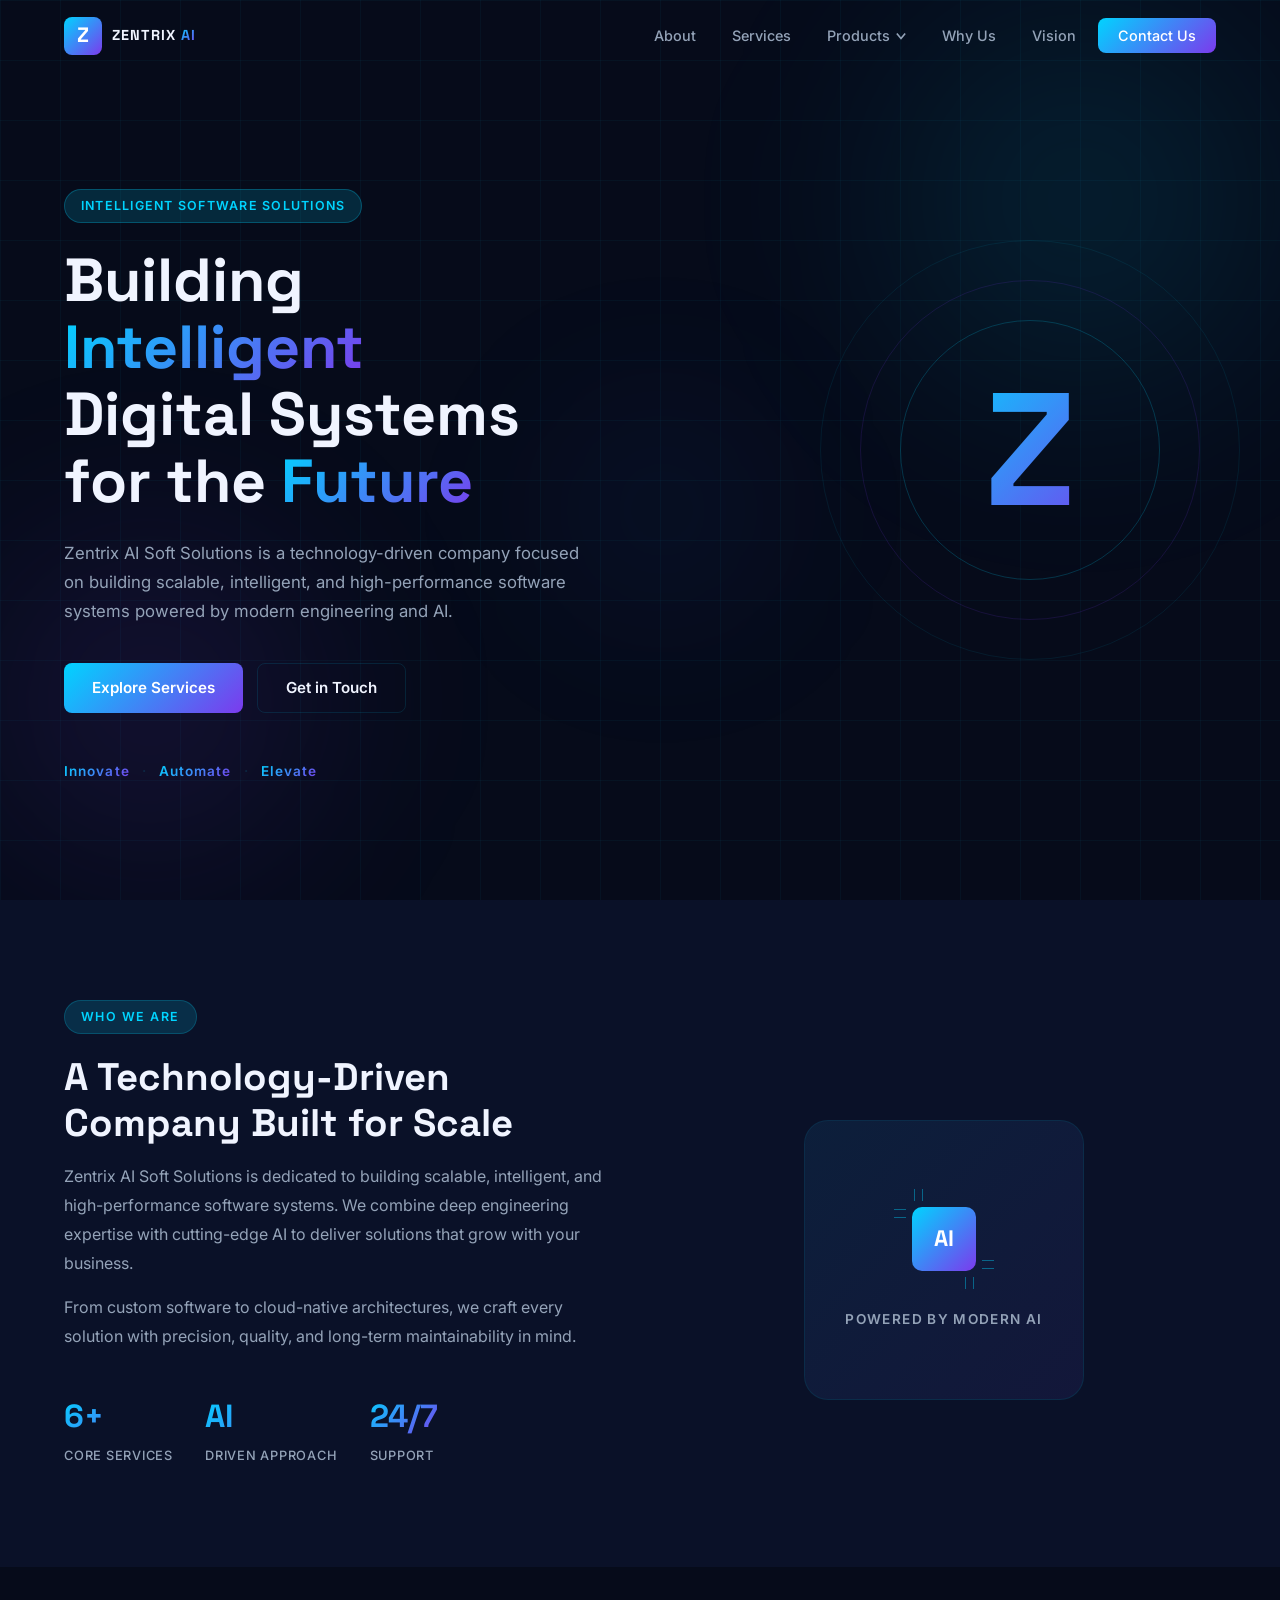
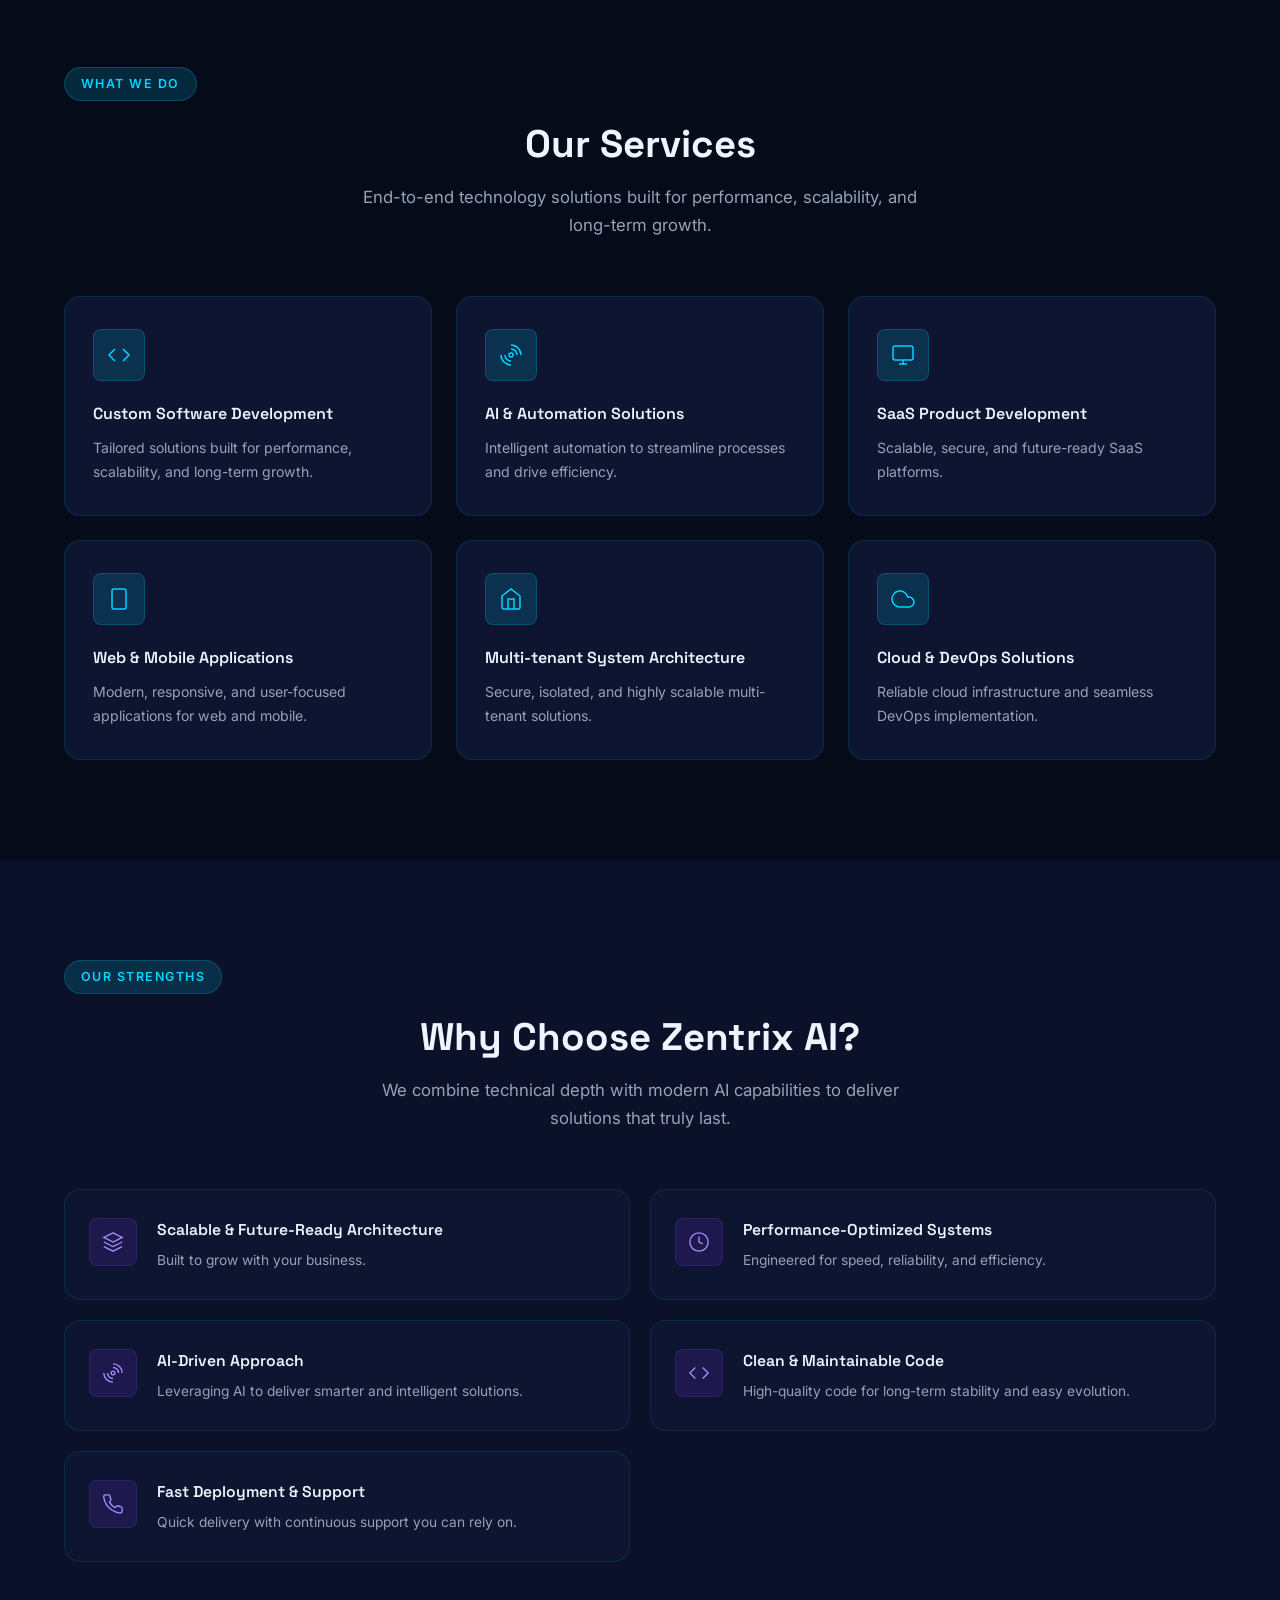
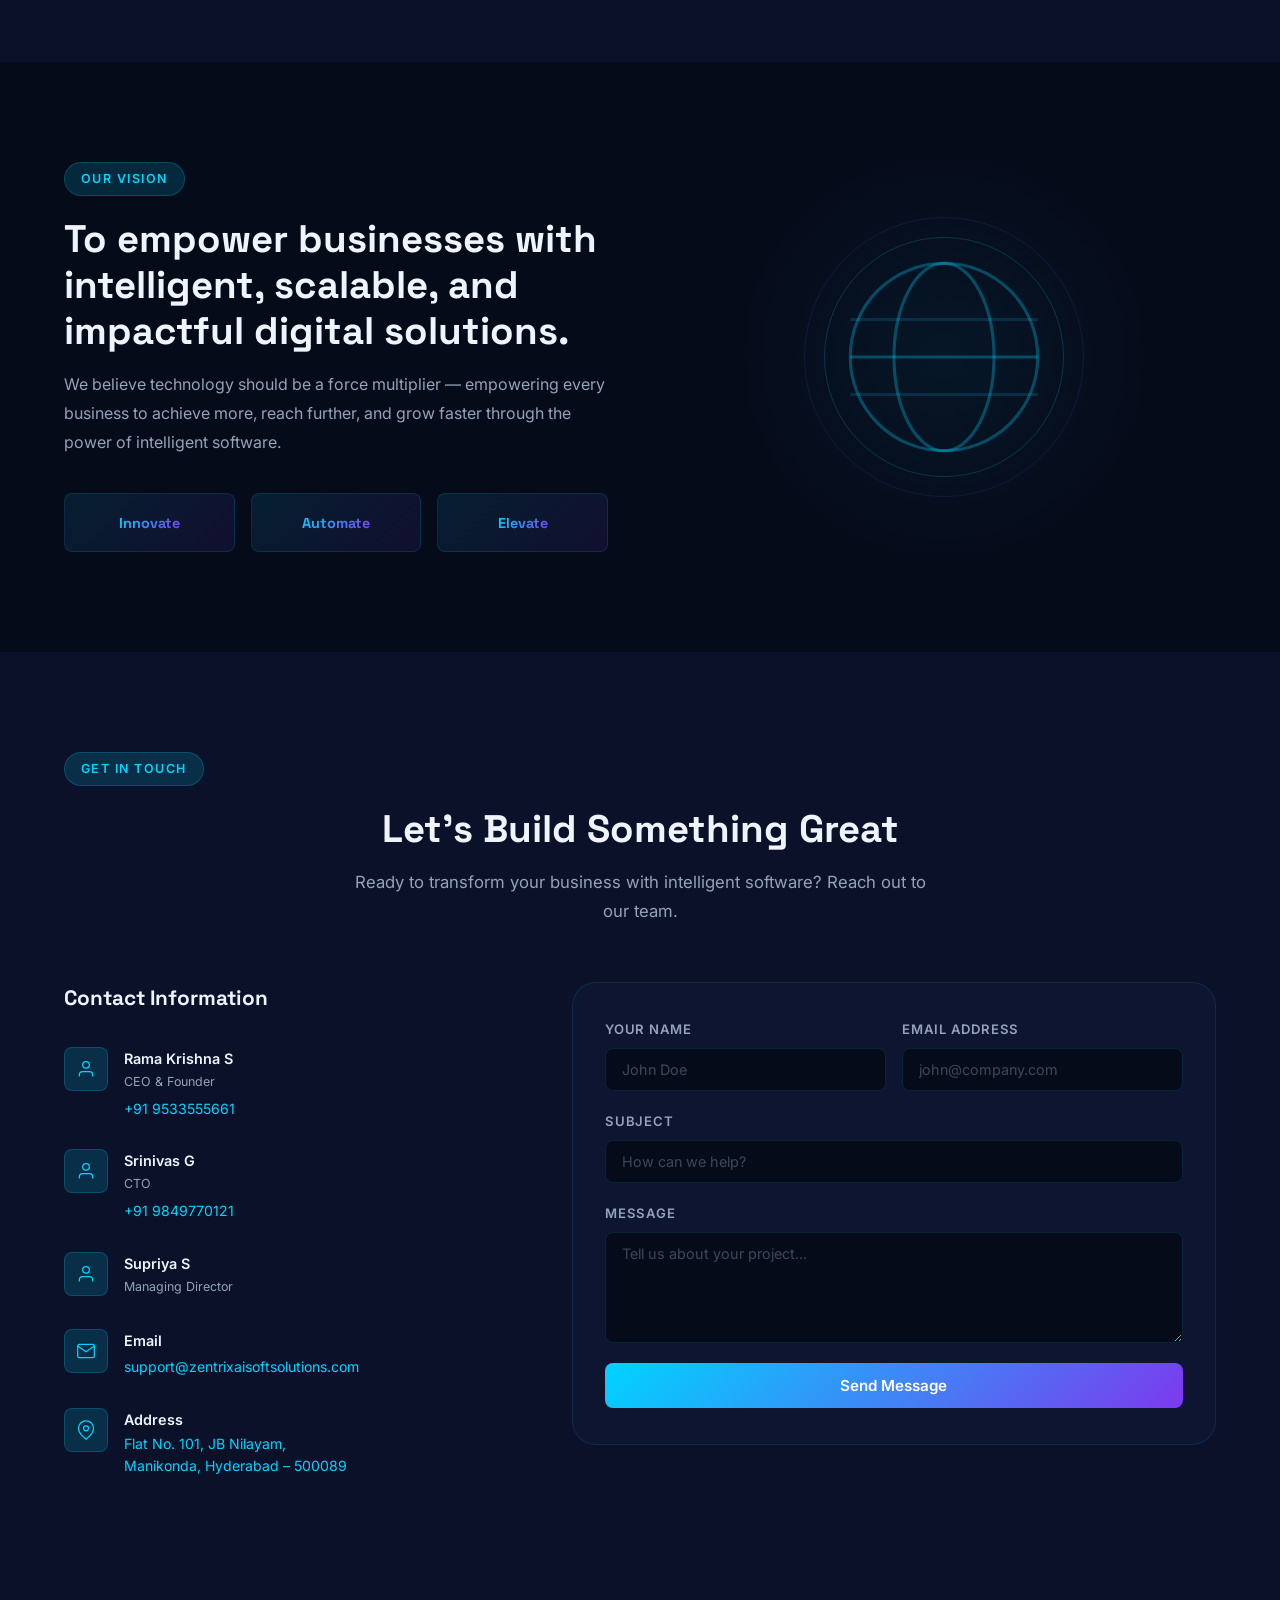
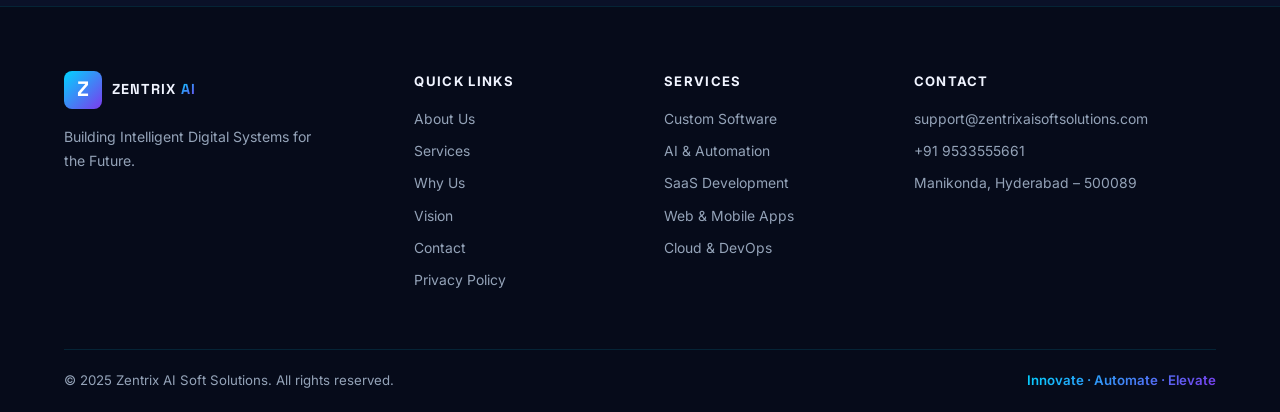
<file: index.html>
<!DOCTYPE html>
<html lang="en">
<head>
  <meta charset="UTF-8" />
  <meta name="viewport" content="width=device-width, initial-scale=1.0" />
  <title>Zentrix AI Soft Solutions – Intelligent Software Solutions</title>
  <meta name="description" content="Zentrix AI Soft Solutions – Building intelligent, scalable, and high-performance software systems powered by modern engineering and AI." />
  <link rel="stylesheet" href="css/style.css" />
  <link rel="preconnect" href="https://fonts.googleapis.com" />
  <link href="https://fonts.googleapis.com/css2?family=Inter:wght@300;400;500;600;700;800;900&family=Space+Grotesk:wght@400;500;600;700&display=swap" rel="stylesheet" />
</head>
<body>

  <!-- Navigation -->
  <nav id="navbar">
    <div class="nav-container">
      <a href="#home" class="nav-logo">
        <span class="logo-z">Z</span>
        <span class="logo-text">ZENTRIX <span class="logo-ai">AI</span></span>
      </a>
      <ul class="nav-links" id="navLinks">
        <li><a href="#about">About</a></li>
        <li><a href="#services">Services</a></li>
        <li class="nav-dropdown" id="productsMenu">
          <a href="#" class="dropdown-toggle" aria-haspopup="true" aria-expanded="false">
            Products
            <svg class="dropdown-arrow" viewBox="0 0 12 8" fill="none" stroke="currentColor" stroke-width="2"><polyline points="1 1 6 7 11 1"/></svg>
          </a>
          <ul class="dropdown-menu">
            <li>
              <a href="/erp/login" class="dropdown-item">
                <span class="dropdown-item-icon">
                  <svg viewBox="0 0 24 24" fill="none" stroke="currentColor" stroke-width="1.5"><path d="M2 3h6a4 4 0 0 1 4 4v14a3 3 0 0 0-3-3H2z"/><path d="M22 3h-6a4 4 0 0 0-4 4v14a3 3 0 0 1 3-3h7z"/></svg>
                </span>
                <span class="dropdown-item-text">
                  <strong>SchoolERP</strong>
                  <small>Complete School Management System</small>
                </span>
              </a>
            </li>
            <li>
              <a href="/hospital/login" class="dropdown-item">
                <span class="dropdown-item-icon">
                  <svg viewBox="0 0 24 24" fill="none" stroke="currentColor" stroke-width="1.5"><path d="M3 21h18"/><path d="M5 21V5a2 2 0 0 1 2-2h10a2 2 0 0 1 2 2v16"/><path d="M9 21v-4h6v4"/><path d="M9 7h.01"/><path d="M15 7h.01"/><path d="M9 11h.01"/><path d="M15 11h.01"/><path d="M12 7v4"/><path d="M10 9h4"/></svg>
                </span>
                <span class="dropdown-item-text">
                  <strong>Hospital Management System</strong>
                  <small>Complete Hospital Operations Platform</small>
                </span>
              </a>
            </li>
          </ul>
        </li>
        <li><a href="#why-us">Why Us</a></li>
        <li><a href="#vision">Vision</a></li>
        <li><a href="#contact" class="btn-nav">Contact Us</a></li>
      </ul>
      <button class="hamburger" id="hamburger" aria-label="Toggle menu">
        <span></span><span></span><span></span>
      </button>
    </div>
  </nav>

  <!-- Hero Section -->
  <section id="home" class="hero">
    <div class="hero-bg">
      <div class="grid-overlay"></div>
      <div class="orb orb-1"></div>
      <div class="orb orb-2"></div>
      <div class="orb orb-3"></div>
    </div>
    <div class="hero-content">
      <div class="hero-badge">Intelligent Software Solutions</div>
      <h1 class="hero-title">
        Building <span class="gradient-text">Intelligent</span><br />
        Digital Systems<br />
        for the <span class="gradient-text">Future</span>
      </h1>
      <p class="hero-subtitle">
        Zentrix AI Soft Solutions is a technology-driven company focused on building
        scalable, intelligent, and high-performance software systems powered by
        modern engineering and AI.
      </p>
      <div class="hero-actions">
        <a href="#services" class="btn-primary">Explore Services</a>
        <a href="#contact" class="btn-secondary">Get in Touch</a>
      </div>
      <div class="hero-motto">
        <span>Innovate</span>
        <span class="dot">·</span>
        <span>Automate</span>
        <span class="dot">·</span>
        <span>Elevate</span>
      </div>
    </div>
    <div class="hero-visual">
      <div class="z-logo-hero">Z</div>
      <div class="ring ring-1"></div>
      <div class="ring ring-2"></div>
      <div class="ring ring-3"></div>
    </div>
  </section>

  <!-- About Section -->
  <section id="about" class="section about">
    <div class="container">
      <div class="section-tag">Who We Are</div>
      <div class="about-grid">
        <div class="about-text">
          <h2 class="section-title">A Technology-Driven Company Built for Scale</h2>
          <p>
            Zentrix AI Soft Solutions is dedicated to building scalable, intelligent,
            and high-performance software systems. We combine deep engineering expertise
            with cutting-edge AI to deliver solutions that grow with your business.
          </p>
          <p>
            From custom software to cloud-native architectures, we craft every solution
            with precision, quality, and long-term maintainability in mind.
          </p>
          <div class="about-stats">
            <div class="stat">
              <span class="stat-num">6+</span>
              <span class="stat-label">Core Services</span>
            </div>
            <div class="stat">
              <span class="stat-num">AI</span>
              <span class="stat-label">Driven Approach</span>
            </div>
            <div class="stat">
              <span class="stat-num">24/7</span>
              <span class="stat-label">Support</span>
            </div>
          </div>
        </div>
        <div class="about-visual">
          <div class="ai-card">
            <div class="ai-chip">
              <div class="chip-inner">AI</div>
              <div class="chip-lines">
                <span></span><span></span><span></span><span></span>
                <span></span><span></span><span></span><span></span>
              </div>
            </div>
            <div class="ai-card-text">Powered by Modern AI</div>
          </div>
        </div>
      </div>
    </div>
  </section>

  <!-- Services Section -->
  <section id="services" class="section services">
    <div class="container">
      <div class="section-tag">What We Do</div>
      <h2 class="section-title text-center">Our Services</h2>
      <p class="section-subtitle text-center">
        End-to-end technology solutions built for performance, scalability, and long-term growth.
      </p>
      <div class="services-grid">

        <div class="service-card" data-index="1">
          <div class="service-icon">
            <svg viewBox="0 0 24 24" fill="none" stroke="currentColor" stroke-width="1.5"><polyline points="16 18 22 12 16 6"/><polyline points="8 6 2 12 8 18"/></svg>
          </div>
          <h3>Custom Software Development</h3>
          <p>Tailored solutions built for performance, scalability, and long-term growth.</p>
        </div>

        <div class="service-card" data-index="2">
          <div class="service-icon">
            <svg viewBox="0 0 24 24" fill="none" stroke="currentColor" stroke-width="1.5"><path d="M12 2a10 10 0 0 1 10 10"/><path d="M12 6a6 6 0 0 1 6 6"/><circle cx="12" cy="12" r="2"/><path d="M12 18a6 6 0 0 1-6-6"/><path d="M12 22A10 10 0 0 1 2 12"/></svg>
          </div>
          <h3>AI &amp; Automation Solutions</h3>
          <p>Intelligent automation to streamline processes and drive efficiency.</p>
        </div>

        <div class="service-card" data-index="3">
          <div class="service-icon">
            <svg viewBox="0 0 24 24" fill="none" stroke="currentColor" stroke-width="1.5"><rect x="2" y="3" width="20" height="14" rx="2"/><path d="M8 21h8M12 17v4"/></svg>
          </div>
          <h3>SaaS Product Development</h3>
          <p>Scalable, secure, and future-ready SaaS platforms.</p>
        </div>

        <div class="service-card" data-index="4">
          <div class="service-icon">
            <svg viewBox="0 0 24 24" fill="none" stroke="currentColor" stroke-width="1.5"><rect x="5" y="2" width="14" height="20" rx="2"/><path d="M12 18h.01"/></svg>
          </div>
          <h3>Web &amp; Mobile Applications</h3>
          <p>Modern, responsive, and user-focused applications for web and mobile.</p>
        </div>

        <div class="service-card" data-index="5">
          <div class="service-icon">
            <svg viewBox="0 0 24 24" fill="none" stroke="currentColor" stroke-width="1.5"><path d="M3 9l9-7 9 7v11a2 2 0 0 1-2 2H5a2 2 0 0 1-2-2z"/><polyline points="9 22 9 12 15 12 15 22"/></svg>
          </div>
          <h3>Multi-tenant System Architecture</h3>
          <p>Secure, isolated, and highly scalable multi-tenant solutions.</p>
        </div>

        <div class="service-card" data-index="6">
          <div class="service-icon">
            <svg viewBox="0 0 24 24" fill="none" stroke="currentColor" stroke-width="1.5"><path d="M18 10h-1.26A8 8 0 1 0 9 20h9a5 5 0 0 0 0-10z"/></svg>
          </div>
          <h3>Cloud &amp; DevOps Solutions</h3>
          <p>Reliable cloud infrastructure and seamless DevOps implementation.</p>
        </div>

      </div>
    </div>
  </section>

  <!-- Why Us Section -->
  <section id="why-us" class="section why-us">
    <div class="container">
      <div class="section-tag">Our Strengths</div>
      <h2 class="section-title text-center">Why Choose Zentrix AI?</h2>
      <p class="section-subtitle text-center">
        We combine technical depth with modern AI capabilities to deliver solutions that truly last.
      </p>
      <div class="why-grid">

        <div class="why-card">
          <div class="why-icon">
            <svg viewBox="0 0 24 24" fill="none" stroke="currentColor" stroke-width="1.5"><path d="M12 2L2 7l10 5 10-5-10-5z"/><path d="M2 17l10 5 10-5"/><path d="M2 12l10 5 10-5"/></svg>
          </div>
          <div class="why-content">
            <h3>Scalable &amp; Future-Ready Architecture</h3>
            <p>Built to grow with your business.</p>
          </div>
        </div>

        <div class="why-card">
          <div class="why-icon">
            <svg viewBox="0 0 24 24" fill="none" stroke="currentColor" stroke-width="1.5"><circle cx="12" cy="12" r="10"/><polyline points="12 6 12 12 16 14"/></svg>
          </div>
          <div class="why-content">
            <h3>Performance-Optimized Systems</h3>
            <p>Engineered for speed, reliability, and efficiency.</p>
          </div>
        </div>

        <div class="why-card">
          <div class="why-icon">
            <svg viewBox="0 0 24 24" fill="none" stroke="currentColor" stroke-width="1.5"><path d="M12 2a10 10 0 0 1 10 10"/><path d="M12 6a6 6 0 0 1 6 6"/><circle cx="12" cy="12" r="2"/><path d="M12 18a6 6 0 0 1-6-6"/><path d="M12 22A10 10 0 0 1 2 12"/></svg>
          </div>
          <div class="why-content">
            <h3>AI-Driven Approach</h3>
            <p>Leveraging AI to deliver smarter and intelligent solutions.</p>
          </div>
        </div>

        <div class="why-card">
          <div class="why-icon">
            <svg viewBox="0 0 24 24" fill="none" stroke="currentColor" stroke-width="1.5"><polyline points="16 18 22 12 16 6"/><polyline points="8 6 2 12 8 18"/></svg>
          </div>
          <div class="why-content">
            <h3>Clean &amp; Maintainable Code</h3>
            <p>High-quality code for long-term stability and easy evolution.</p>
          </div>
        </div>

        <div class="why-card">
          <div class="why-icon">
            <svg viewBox="0 0 24 24" fill="none" stroke="currentColor" stroke-width="1.5"><path d="M22 16.92v3a2 2 0 0 1-2.18 2 19.79 19.79 0 0 1-8.63-3.07A19.5 19.5 0 0 1 4.95 13a19.79 19.79 0 0 1-3.07-8.67A2 2 0 0 1 3.86 2h3a2 2 0 0 1 2 1.72c.127.96.361 1.903.7 2.81a2 2 0 0 1-.45 2.11L8.09 9.91a16 16 0 0 0 6 6l1.27-1.27a2 2 0 0 1 2.11-.45c.907.339 1.85.573 2.81.7A2 2 0 0 1 22 16.92z"/></svg>
          </div>
          <div class="why-content">
            <h3>Fast Deployment &amp; Support</h3>
            <p>Quick delivery with continuous support you can rely on.</p>
          </div>
        </div>

      </div>
    </div>
  </section>

  <!-- Vision Section -->
  <section id="vision" class="section vision">
    <div class="container">
      <div class="vision-inner">
        <div class="vision-content">
          <div class="section-tag">Our Vision</div>
          <h2 class="section-title">
            To empower businesses with intelligent, scalable, and impactful digital solutions.
          </h2>
          <p>
            We believe technology should be a force multiplier — empowering every
            business to achieve more, reach further, and grow faster through the
            power of intelligent software.
          </p>
          <div class="vision-pillars">
            <div class="pillar"><span>Innovate</span></div>
            <div class="pillar"><span>Automate</span></div>
            <div class="pillar"><span>Elevate</span></div>
          </div>
        </div>
        <div class="vision-visual">
          <div class="globe-container">
            <div class="globe">
              <div class="globe-ring"></div>
              <div class="globe-ring r2"></div>
              <div class="globe-inner">
                <svg viewBox="0 0 64 64" fill="none"><circle cx="32" cy="32" r="30" stroke="rgba(0,212,255,0.3)" stroke-width="1"/><ellipse cx="32" cy="32" rx="16" ry="30" stroke="rgba(0,212,255,0.3)" stroke-width="1"/><line x1="2" y1="32" x2="62" y2="32" stroke="rgba(0,212,255,0.3)" stroke-width="1"/><line x1="2" y1="20" x2="62" y2="20" stroke="rgba(0,212,255,0.15)" stroke-width="1"/><line x1="2" y1="44" x2="62" y2="44" stroke="rgba(0,212,255,0.15)" stroke-width="1"/></svg>
              </div>
            </div>
            <div class="glow-ring"></div>
          </div>
        </div>
      </div>
    </div>
  </section>

  <!-- Contact Section -->
  <section id="contact" class="section contact">
    <div class="container">
      <div class="section-tag">Get in Touch</div>
      <h2 class="section-title text-center">Let's Build Something Great</h2>
      <p class="section-subtitle text-center">
        Ready to transform your business with intelligent software? Reach out to our team.
      </p>
      <div class="contact-grid">

        <div class="contact-info">
          <h3>Contact Information</h3>

          <div class="contact-item">
            <div class="contact-icon">
              <svg viewBox="0 0 24 24" fill="none" stroke="currentColor" stroke-width="1.5"><path d="M20 21v-2a4 4 0 0 0-4-4H8a4 4 0 0 0-4 4v2"/><circle cx="12" cy="7" r="4"/></svg>
            </div>
            <div>
              <div class="contact-name">Rama Krishna S</div>
              <div class="contact-role">CEO &amp; Founder</div>
              <a href="tel:+919533555661" class="contact-value">+91 9533555661</a>
            </div>
          </div>

          <div class="contact-item">
            <div class="contact-icon">
              <svg viewBox="0 0 24 24" fill="none" stroke="currentColor" stroke-width="1.5"><path d="M20 21v-2a4 4 0 0 0-4-4H8a4 4 0 0 0-4 4v2"/><circle cx="12" cy="7" r="4"/></svg>
            </div>
            <div>
              <div class="contact-name">Srinivas G</div>
              <div class="contact-role">CTO</div>
              <a href="tel:+919849770121" class="contact-value">+91 9849770121</a>
            </div>
          </div>

          <div class="contact-item">
            <div class="contact-icon">
              <svg viewBox="0 0 24 24" fill="none" stroke="currentColor" stroke-width="1.5"><path d="M20 21v-2a4 4 0 0 0-4-4H8a4 4 0 0 0-4 4v2"/><circle cx="12" cy="7" r="4"/></svg>
            </div>
            <div>
              <div class="contact-name">Supriya S</div>
              <div class="contact-role">Managing Director</div>
            </div>
          </div>

          <div class="contact-item">
            <div class="contact-icon">
              <svg viewBox="0 0 24 24" fill="none" stroke="currentColor" stroke-width="1.5"><path d="M4 4h16c1.1 0 2 .9 2 2v12c0 1.1-.9 2-2 2H4c-1.1 0-2-.9-2-2V6c0-1.1.9-2 2-2z"/><polyline points="22,6 12,13 2,6"/></svg>
            </div>
            <div>
              <div class="contact-name">Email</div>
              <a href="mailto:support@zentrixaisoftsolutions.com" class="contact-value">support@zentrixaisoftsolutions.com</a>
            </div>
          </div>

          <div class="contact-item">
            <div class="contact-icon">
              <svg viewBox="0 0 24 24" fill="none" stroke="currentColor" stroke-width="1.5"><path d="M21 10c0 7-9 13-9 13s-9-6-9-13a9 9 0 0 1 18 0z"/><circle cx="12" cy="10" r="3"/></svg>
            </div>
            <div>
              <div class="contact-name">Address</div>
              <div class="contact-value">Flat No. 101, JB Nilayam,<br />Manikonda, Hyderabad – 500089</div>
            </div>
          </div>
        </div>

        <form class="contact-form" id="contactForm">
          <div class="form-row">
            <div class="form-group">
              <label for="name">Your Name</label>
              <input type="text" id="name" name="name" placeholder="John Doe" required />
            </div>
            <div class="form-group">
              <label for="email">Email Address</label>
              <input type="email" id="email" name="email" placeholder="john@company.com" required />
            </div>
          </div>
          <div class="form-group">
            <label for="subject">Subject</label>
            <input type="text" id="subject" name="subject" placeholder="How can we help?" required />
          </div>
          <div class="form-group">
            <label for="message">Message</label>
            <textarea id="message" name="message" rows="5" placeholder="Tell us about your project..." required></textarea>
          </div>
          <button type="submit" class="btn-primary btn-full">Send Message</button>
          <div class="form-success" id="formSuccess">
            Message sent! We'll get back to you soon.
          </div>
        </form>

      </div>
    </div>
  </section>

  <!-- Footer -->
  <footer class="footer">
    <div class="container">
      <div class="footer-top">
        <div class="footer-brand">
          <a href="#home" class="nav-logo">
            <span class="logo-z">Z</span>
            <span class="logo-text">ZENTRIX <span class="logo-ai">AI</span></span>
          </a>
          <p>Building Intelligent Digital Systems for the Future.</p>
        </div>
        <div class="footer-links">
          <h4>Quick Links</h4>
          <ul>
            <li><a href="#about">About Us</a></li>
            <li><a href="#services">Services</a></li>
            <li><a href="#why-us">Why Us</a></li>
            <li><a href="#vision">Vision</a></li>
            <li><a href="#contact">Contact</a></li>
            <li><a href="/privacy">Privacy Policy</a></li>
          </ul>
        </div>
        <div class="footer-links">
          <h4>Services</h4>
          <ul>
            <li><a href="#services">Custom Software</a></li>
            <li><a href="#services">AI &amp; Automation</a></li>
            <li><a href="#services">SaaS Development</a></li>
            <li><a href="#services">Web &amp; Mobile Apps</a></li>
            <li><a href="#services">Cloud &amp; DevOps</a></li>
          </ul>
        </div>
        <div class="footer-contact">
          <h4>Contact</h4>
          <p><a href="mailto:support@zentrixaisoftsolutions.com">support@zentrixaisoftsolutions.com</a></p>
          <p><a href="tel:+919533555661">+91 9533555661</a></p>
          <p>Manikonda, Hyderabad – 500089</p>
        </div>
      </div>
      <div class="footer-bottom">
        <p>&copy; 2025 Zentrix AI Soft Solutions. All rights reserved.</p>
        <p class="footer-motto">Innovate · Automate · Elevate</p>
      </div>
    </div>
  </footer>

  <script src="js/main.js"></script>
</body>
</html>
</file>
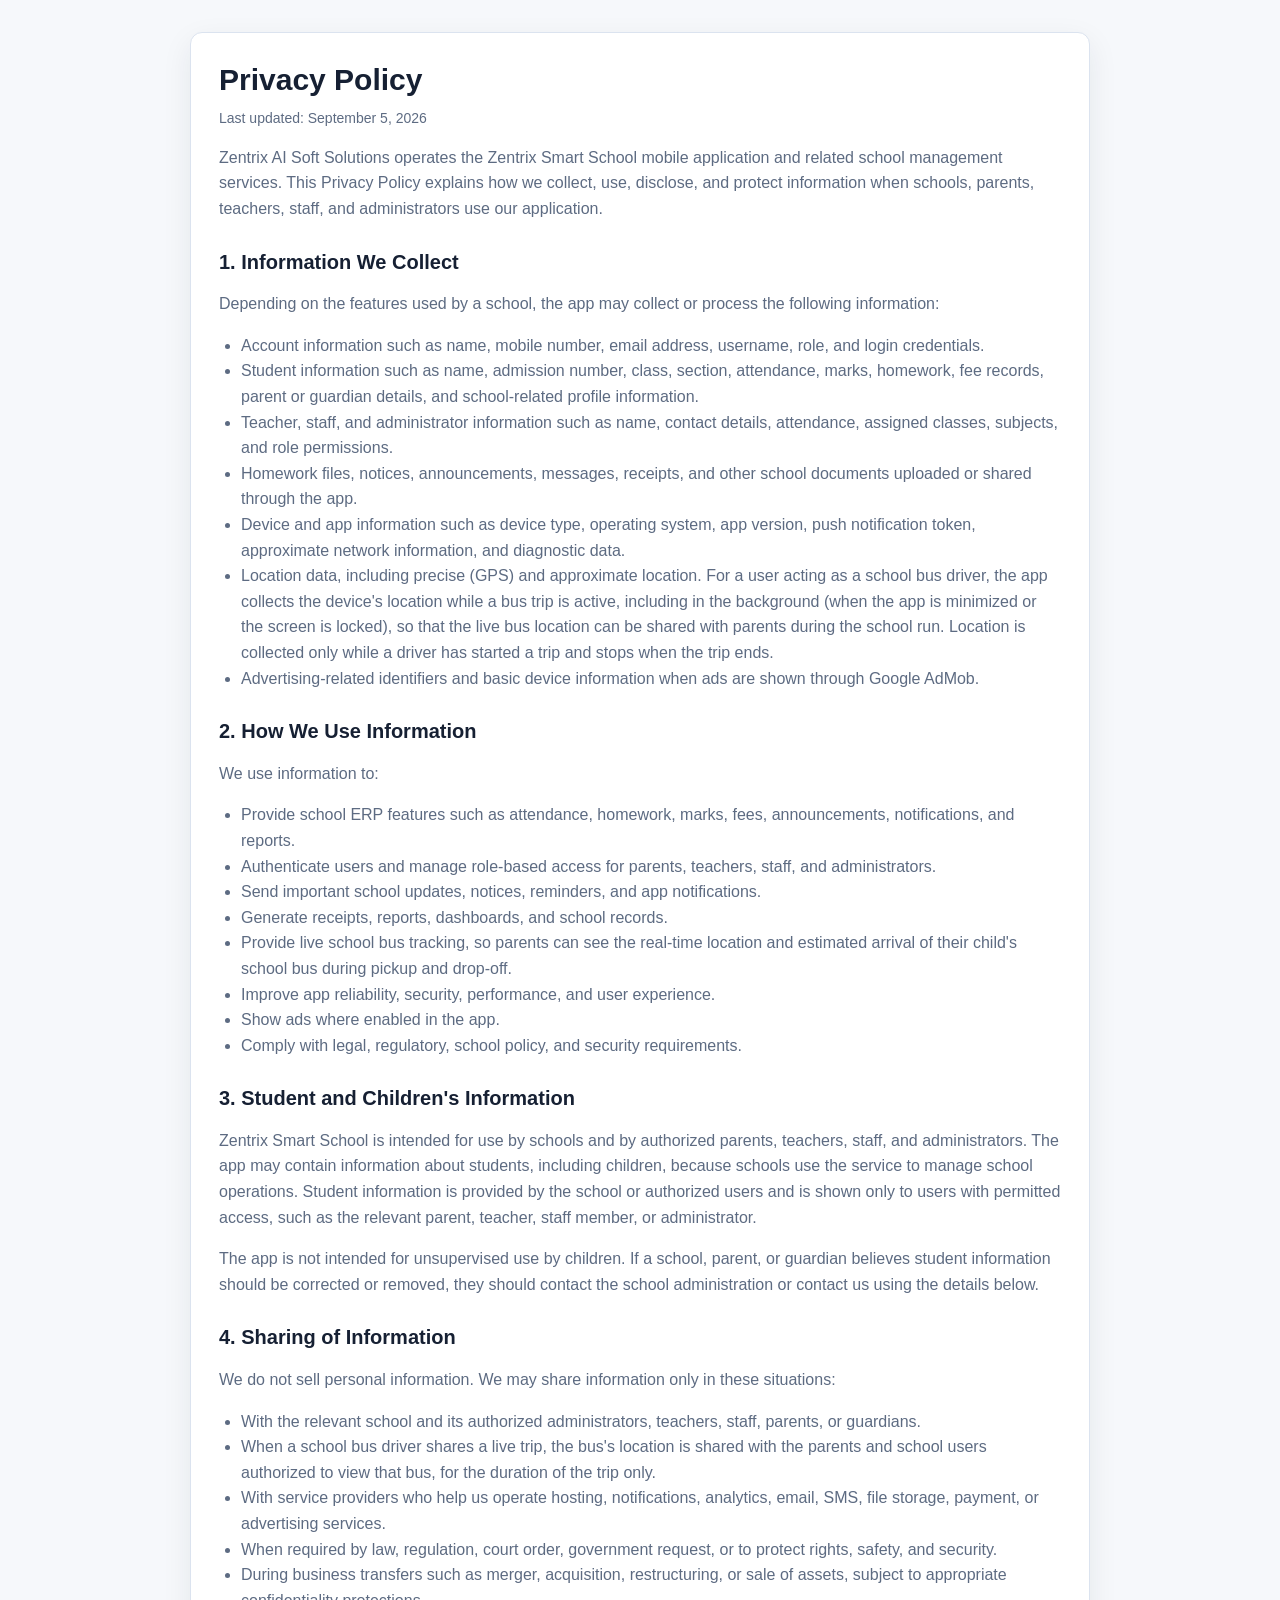
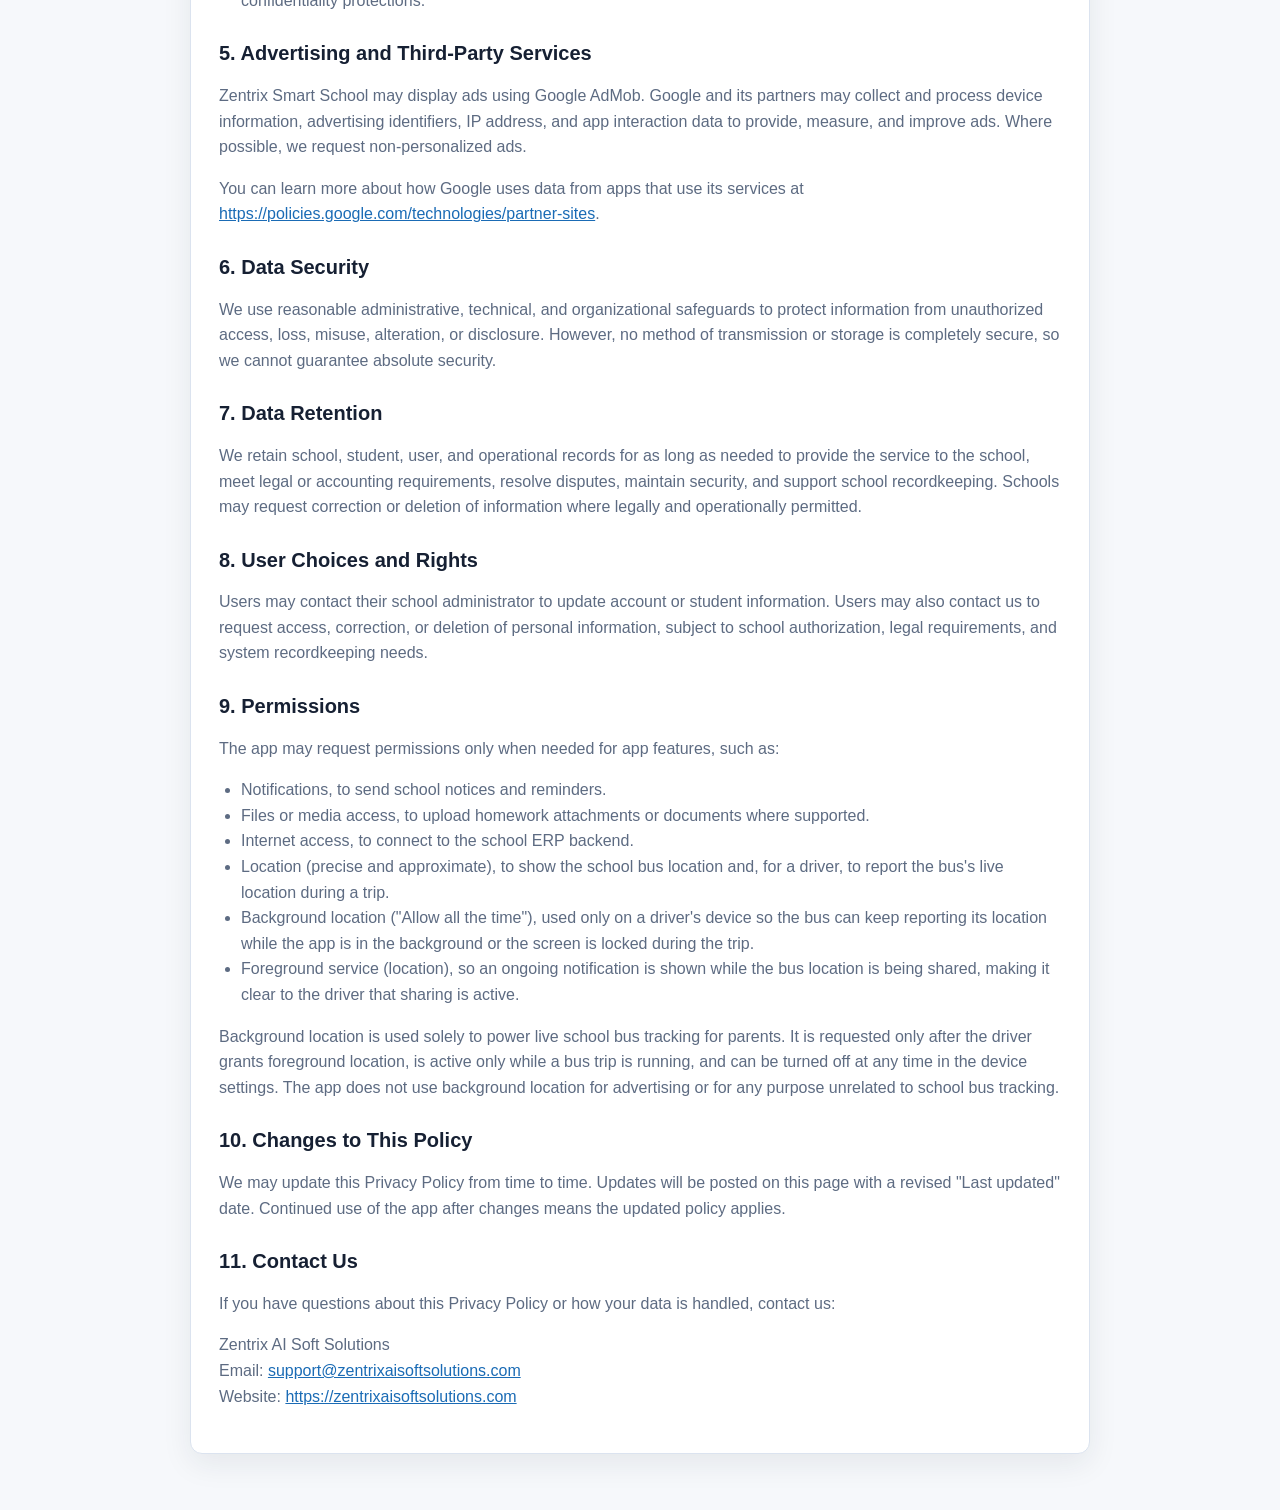
<file: privacy/index.html>
<!doctype html>
<html lang="en">
  <head>
    <meta charset="utf-8" />
    <meta name="viewport" content="width=device-width, initial-scale=1" />
    <title>Privacy Policy | Zentrix Smart School</title>
    <style>
      :root {
        color-scheme: light;
        --bg: #f6f8fb;
        --card: #ffffff;
        --text: #162033;
        --muted: #5d6b82;
        --border: #dbe3ef;
        --primary: #1a6bb5;
      }
      body {
        margin: 0;
        background: var(--bg);
        color: var(--text);
        font-family: Arial, Helvetica, sans-serif;
        line-height: 1.6;
      }
      main {
        max-width: 900px;
        margin: 0 auto;
        padding: 32px 18px 56px;
      }
      article {
        background: var(--card);
        border: 1px solid var(--border);
        border-radius: 12px;
        padding: 28px;
        box-shadow: 0 10px 30px rgba(22, 32, 51, 0.08);
      }
      h1, h2 {
        line-height: 1.25;
      }
      h1 {
        margin: 0 0 8px;
        font-size: 30px;
      }
      h2 {
        margin-top: 28px;
        font-size: 20px;
      }
      p, li {
        color: var(--muted);
      }
      a {
        color: var(--primary);
      }
      .updated {
        margin-top: 0;
        color: var(--muted);
        font-size: 14px;
      }
      ul {
        padding-left: 22px;
      }
    </style>
  </head>
  <body>
    <main>
      <article>
        <h1>Privacy Policy</h1>
        <p class="updated">Last updated: September 5, 2026</p>

        <p>
          Zentrix AI Soft Solutions operates the Zentrix Smart School mobile application and related school management services. This Privacy Policy explains how we collect, use, disclose, and protect information when schools, parents, teachers, staff, and administrators use our application.
        </p>

        <h2>1. Information We Collect</h2>
        <p>Depending on the features used by a school, the app may collect or process the following information:</p>
        <ul>
          <li>Account information such as name, mobile number, email address, username, role, and login credentials.</li>
          <li>Student information such as name, admission number, class, section, attendance, marks, homework, fee records, parent or guardian details, and school-related profile information.</li>
          <li>Teacher, staff, and administrator information such as name, contact details, attendance, assigned classes, subjects, and role permissions.</li>
          <li>Homework files, notices, announcements, messages, receipts, and other school documents uploaded or shared through the app.</li>
          <li>Device and app information such as device type, operating system, app version, push notification token, approximate network information, and diagnostic data.</li>
          <li>Location data, including precise (GPS) and approximate location. For a user acting as a school bus driver, the app collects the device&apos;s location while a bus trip is active, including in the background (when the app is minimized or the screen is locked), so that the live bus location can be shared with parents during the school run. Location is collected only while a driver has started a trip and stops when the trip ends.</li>
          <li>Advertising-related identifiers and basic device information when ads are shown through Google AdMob.</li>
        </ul>

        <h2>2. How We Use Information</h2>
        <p>We use information to:</p>
        <ul>
          <li>Provide school ERP features such as attendance, homework, marks, fees, announcements, notifications, and reports.</li>
          <li>Authenticate users and manage role-based access for parents, teachers, staff, and administrators.</li>
          <li>Send important school updates, notices, reminders, and app notifications.</li>
          <li>Generate receipts, reports, dashboards, and school records.</li>
          <li>Provide live school bus tracking, so parents can see the real-time location and estimated arrival of their child&apos;s school bus during pickup and drop-off.</li>
          <li>Improve app reliability, security, performance, and user experience.</li>
          <li>Show ads where enabled in the app.</li>
          <li>Comply with legal, regulatory, school policy, and security requirements.</li>
        </ul>

        <h2>3. Student and Children&apos;s Information</h2>
        <p>
          Zentrix Smart School is intended for use by schools and by authorized parents, teachers, staff, and administrators. The app may contain information about students, including children, because schools use the service to manage school operations. Student information is provided by the school or authorized users and is shown only to users with permitted access, such as the relevant parent, teacher, staff member, or administrator.
        </p>
        <p>
          The app is not intended for unsupervised use by children. If a school, parent, or guardian believes student information should be corrected or removed, they should contact the school administration or contact us using the details below.
        </p>

        <h2>4. Sharing of Information</h2>
        <p>We do not sell personal information. We may share information only in these situations:</p>
        <ul>
          <li>With the relevant school and its authorized administrators, teachers, staff, parents, or guardians.</li>
          <li>When a school bus driver shares a live trip, the bus&apos;s location is shared with the parents and school users authorized to view that bus, for the duration of the trip only.</li>
          <li>With service providers who help us operate hosting, notifications, analytics, email, SMS, file storage, payment, or advertising services.</li>
          <li>When required by law, regulation, court order, government request, or to protect rights, safety, and security.</li>
          <li>During business transfers such as merger, acquisition, restructuring, or sale of assets, subject to appropriate confidentiality protections.</li>
        </ul>

        <h2>5. Advertising and Third-Party Services</h2>
        <p>
          Zentrix Smart School may display ads using Google AdMob. Google and its partners may collect and process device information, advertising identifiers, IP address, and app interaction data to provide, measure, and improve ads. Where possible, we request non-personalized ads.
        </p>
        <p>
          You can learn more about how Google uses data from apps that use its services at
          <a href="https://policies.google.com/technologies/partner-sites" rel="noopener noreferrer">https://policies.google.com/technologies/partner-sites</a>.
        </p>

        <h2>6. Data Security</h2>
        <p>
          We use reasonable administrative, technical, and organizational safeguards to protect information from unauthorized access, loss, misuse, alteration, or disclosure. However, no method of transmission or storage is completely secure, so we cannot guarantee absolute security.
        </p>

        <h2>7. Data Retention</h2>
        <p>
          We retain school, student, user, and operational records for as long as needed to provide the service to the school, meet legal or accounting requirements, resolve disputes, maintain security, and support school recordkeeping. Schools may request correction or deletion of information where legally and operationally permitted.
        </p>

        <h2>8. User Choices and Rights</h2>
        <p>
          Users may contact their school administrator to update account or student information. Users may also contact us to request access, correction, or deletion of personal information, subject to school authorization, legal requirements, and system recordkeeping needs.
        </p>

        <h2>9. Permissions</h2>
        <p>The app may request permissions only when needed for app features, such as:</p>
        <ul>
          <li>Notifications, to send school notices and reminders.</li>
          <li>Files or media access, to upload homework attachments or documents where supported.</li>
          <li>Internet access, to connect to the school ERP backend.</li>
          <li>Location (precise and approximate), to show the school bus location and, for a driver, to report the bus&apos;s live location during a trip.</li>
          <li>Background location (&quot;Allow all the time&quot;), used only on a driver&apos;s device so the bus can keep reporting its location while the app is in the background or the screen is locked during the trip.</li>
          <li>Foreground service (location), so an ongoing notification is shown while the bus location is being shared, making it clear to the driver that sharing is active.</li>
        </ul>
        <p>
          Background location is used solely to power live school bus tracking for parents. It is requested only after the driver grants foreground location, is active only while a bus trip is running, and can be turned off at any time in the device settings. The app does not use background location for advertising or for any purpose unrelated to school bus tracking.
        </p>

        <h2>10. Changes to This Policy</h2>
        <p>
          We may update this Privacy Policy from time to time. Updates will be posted on this page with a revised &quot;Last updated&quot; date. Continued use of the app after changes means the updated policy applies.
        </p>

        <h2>11. Contact Us</h2>
        <p>
          If you have questions about this Privacy Policy or how your data is handled, contact us:
        </p>
        <p>
          Zentrix AI Soft Solutions<br />
          Email: <a href="mailto:support@zentrixaisoftsolutions.com">support@zentrixaisoftsolutions.com</a><br />
          Website: <a href="https://zentrixaisoftsolutions.com" rel="noopener noreferrer">https://zentrixaisoftsolutions.com</a>
        </p>
      </article>
    </main>
  </body>
</html>
</file>
<file: css/style.css>
/* =============================================
   ZENTRIX AI – Main Stylesheet
   ============================================= */

:root {
  --bg-primary:    #060b1a;
  --bg-secondary:  #0a1128;
  --bg-card:       #0d1530;
  --bg-card-hover: #111d3d;
  --cyan:          #00d4ff;
  --cyan-dim:      rgba(0, 212, 255, 0.15);
  --purple:        #7c3aed;
  --purple-dim:    rgba(124, 58, 237, 0.15);
  --blue:          #2563eb;
  --text-primary:  #f0f4ff;
  --text-secondary:#94a3b8;
  --border:        rgba(0, 212, 255, 0.12);
  --gradient:      linear-gradient(135deg, #00d4ff, #7c3aed);
  --gradient-soft: linear-gradient(135deg, rgba(0,212,255,0.1), rgba(124,58,237,0.1));
  --nav-height:    72px;
  --radius-sm:     8px;
  --radius-md:     16px;
  --radius-lg:     24px;
  --transition:    0.3s cubic-bezier(0.4, 0, 0.2, 1);
}

/* ─── Reset ─────────────────────────────────── */
*, *::before, *::after { box-sizing: border-box; margin: 0; padding: 0; }

html { scroll-behavior: smooth; font-size: 16px; }

body {
  font-family: 'Inter', sans-serif;
  background: var(--bg-primary);
  color: var(--text-primary);
  line-height: 1.6;
  overflow-x: hidden;
}

a { color: inherit; text-decoration: none; }
ul { list-style: none; }
img { max-width: 100%; display: block; }
input, textarea, button { font-family: inherit; }

/* ─── Utility ────────────────────────────────── */
.container { max-width: 1200px; margin: 0 auto; padding: 0 24px; }
.text-center { text-align: center; }

.gradient-text {
  background: var(--gradient);
  -webkit-background-clip: text;
  -webkit-text-fill-color: transparent;
  background-clip: text;
}

.section { padding: 100px 0; }

.section-tag {
  display: inline-block;
  font-size: 0.78rem;
  font-weight: 600;
  letter-spacing: 0.12em;
  text-transform: uppercase;
  color: var(--cyan);
  background: var(--cyan-dim);
  border: 1px solid rgba(0,212,255,0.2);
  padding: 6px 16px;
  border-radius: 999px;
  margin-bottom: 20px;
}

.section-title {
  font-family: 'Space Grotesk', sans-serif;
  font-size: clamp(1.8rem, 3vw, 2.6rem);
  font-weight: 700;
  line-height: 1.2;
  margin-bottom: 16px;
}

.section-subtitle {
  font-size: 1.05rem;
  color: var(--text-secondary);
  max-width: 580px;
  margin: 0 auto 56px;
  line-height: 1.7;
}

/* ─── Buttons ────────────────────────────────── */
.btn-primary {
  display: inline-flex;
  align-items: center;
  gap: 8px;
  background: var(--gradient);
  color: #fff;
  font-weight: 600;
  font-size: 0.95rem;
  padding: 13px 28px;
  border-radius: var(--radius-sm);
  border: none;
  cursor: pointer;
  transition: var(--transition);
  text-decoration: none;
}

.btn-primary:hover {
  transform: translateY(-2px);
  box-shadow: 0 8px 30px rgba(0, 212, 255, 0.35);
}

.btn-secondary {
  display: inline-flex;
  align-items: center;
  gap: 8px;
  background: transparent;
  color: var(--text-primary);
  font-weight: 600;
  font-size: 0.95rem;
  padding: 12px 28px;
  border-radius: var(--radius-sm);
  border: 1px solid var(--border);
  cursor: pointer;
  transition: var(--transition);
  text-decoration: none;
}

.btn-secondary:hover {
  border-color: var(--cyan);
  color: var(--cyan);
  background: var(--cyan-dim);
}

.btn-full { width: 100%; justify-content: center; }

/* ─── Navbar ─────────────────────────────────── */
#navbar {
  position: fixed;
  top: 0; left: 0; right: 0;
  z-index: 1000;
  height: var(--nav-height);
  display: flex;
  align-items: center;
  transition: var(--transition);
}

#navbar.scrolled {
  background: rgba(6, 11, 26, 0.92);
  backdrop-filter: blur(20px);
  -webkit-backdrop-filter: blur(20px);
  border-bottom: 1px solid var(--border);
}

.nav-container {
  width: 100%;
  max-width: 1200px;
  margin: 0 auto;
  padding: 0 24px;
  display: flex;
  align-items: center;
  justify-content: space-between;
}

.nav-logo {
  display: flex;
  align-items: center;
  gap: 10px;
  text-decoration: none;
}

.logo-z {
  width: 38px;
  height: 38px;
  background: var(--gradient);
  border-radius: 8px;
  display: flex;
  align-items: center;
  justify-content: center;
  font-family: 'Space Grotesk', sans-serif;
  font-size: 1.3rem;
  font-weight: 800;
  color: #fff;
}

.logo-text {
  font-family: 'Space Grotesk', sans-serif;
  font-size: 0.9rem;
  font-weight: 700;
  letter-spacing: 0.08em;
  color: var(--text-primary);
}

.logo-ai {
  background: var(--gradient);
  -webkit-background-clip: text;
  -webkit-text-fill-color: transparent;
  background-clip: text;
}

.nav-links {
  display: flex;
  align-items: center;
  gap: 8px;
}

.nav-links a {
  font-size: 0.9rem;
  font-weight: 500;
  color: var(--text-secondary);
  padding: 8px 14px;
  border-radius: var(--radius-sm);
  transition: var(--transition);
}

.nav-links a:hover {
  color: var(--text-primary);
  background: rgba(255,255,255,0.05);
}

.btn-nav {
  background: var(--gradient) !important;
  color: #fff !important;
  padding: 9px 20px !important;
}

.btn-nav:hover { box-shadow: 0 4px 20px rgba(0,212,255,0.3); }

/* ─── Dropdown ───────────────────────────────── */
.nav-dropdown { position: relative; }

.dropdown-toggle {
  display: flex;
  align-items: center;
  gap: 6px;
  cursor: pointer;
}

.dropdown-arrow {
  width: 10px;
  height: 10px;
  transition: transform var(--transition);
  flex-shrink: 0;
}

.nav-dropdown.open .dropdown-arrow { transform: rotate(180deg); }

.dropdown-menu {
  position: absolute;
  top: calc(100% + 10px);
  left: 50%;
  transform: translateX(-50%) translateY(-6px);
  min-width: 240px;
  background: rgba(10, 17, 40, 0.97);
  backdrop-filter: blur(20px);
  -webkit-backdrop-filter: blur(20px);
  border: 1px solid var(--border);
  border-radius: var(--radius-md);
  padding: 8px;
  opacity: 0;
  pointer-events: none;
  transition: opacity 0.2s ease, transform 0.2s ease;
  z-index: 200;
  box-shadow: 0 20px 60px rgba(0,0,0,0.5);
}

.nav-dropdown.open .dropdown-menu {
  opacity: 1;
  pointer-events: auto;
  transform: translateX(-50%) translateY(0);
}

.dropdown-item {
  display: flex;
  align-items: center;
  gap: 12px;
  padding: 12px 14px;
  border-radius: var(--radius-sm);
  color: var(--text-secondary) !important;
  transition: var(--transition);
  background: none !important;
}

.dropdown-item:hover {
  background: var(--cyan-dim) !important;
  color: var(--text-primary) !important;
}

.dropdown-item-icon {
  flex-shrink: 0;
  width: 36px;
  height: 36px;
  background: var(--cyan-dim);
  border: 1px solid rgba(0,212,255,0.2);
  border-radius: 8px;
  display: flex;
  align-items: center;
  justify-content: center;
  color: var(--cyan);
}

.dropdown-item-icon svg { width: 18px; height: 18px; }

.dropdown-item-text {
  display: flex;
  flex-direction: column;
  gap: 2px;
}

.dropdown-item-text strong {
  font-size: 0.9rem;
  font-weight: 600;
  color: var(--text-primary);
}

.dropdown-item-text small {
  font-size: 0.75rem;
  color: var(--text-secondary);
}

.hamburger {
  display: none;
  flex-direction: column;
  gap: 5px;
  background: none;
  border: none;
  cursor: pointer;
  padding: 8px;
}

.hamburger span {
  display: block;
  width: 24px;
  height: 2px;
  background: var(--text-primary);
  border-radius: 2px;
  transition: var(--transition);
}

.hamburger.open span:nth-child(1) { transform: translateY(7px) rotate(45deg); }
.hamburger.open span:nth-child(2) { opacity: 0; transform: scaleX(0); }
.hamburger.open span:nth-child(3) { transform: translateY(-7px) rotate(-45deg); }

/* ─── Hero ───────────────────────────────────── */
.hero {
  min-height: 100vh;
  display: flex;
  align-items: center;
  position: relative;
  overflow: hidden;
  padding-top: var(--nav-height);
}

.hero-bg {
  position: absolute;
  inset: 0;
  z-index: 0;
}

.grid-overlay {
  position: absolute;
  inset: 0;
  background-image:
    linear-gradient(rgba(0,212,255,0.04) 1px, transparent 1px),
    linear-gradient(90deg, rgba(0,212,255,0.04) 1px, transparent 1px);
  background-size: 60px 60px;
}

.orb {
  position: absolute;
  border-radius: 50%;
  filter: blur(80px);
  pointer-events: none;
}

.orb-1 {
  width: 600px; height: 600px;
  background: radial-gradient(circle, rgba(0,212,255,0.12), transparent 70%);
  top: -100px; right: -100px;
}

.orb-2 {
  width: 500px; height: 500px;
  background: radial-gradient(circle, rgba(124,58,237,0.15), transparent 70%);
  bottom: -50px; left: -100px;
}

.orb-3 {
  width: 300px; height: 300px;
  background: radial-gradient(circle, rgba(37,99,235,0.1), transparent 70%);
  top: 40%; left: 40%;
}

.hero-content {
  position: relative;
  z-index: 2;
  max-width: 620px;
  padding: 60px 24px 60px calc((100vw - 1200px) / 2 + 24px);
}

.hero-badge {
  display: inline-block;
  font-size: 0.78rem;
  font-weight: 600;
  letter-spacing: 0.1em;
  text-transform: uppercase;
  color: var(--cyan);
  background: var(--cyan-dim);
  border: 1px solid rgba(0,212,255,0.25);
  padding: 6px 16px;
  border-radius: 999px;
  margin-bottom: 24px;
  animation: fadeInUp 0.6s ease both;
}

.hero-title {
  font-family: 'Space Grotesk', sans-serif;
  font-size: clamp(2.4rem, 5vw, 3.8rem);
  font-weight: 800;
  line-height: 1.1;
  margin-bottom: 24px;
  animation: fadeInUp 0.7s 0.1s ease both;
}

.hero-subtitle {
  font-size: 1.05rem;
  color: var(--text-secondary);
  line-height: 1.75;
  margin-bottom: 36px;
  animation: fadeInUp 0.7s 0.2s ease both;
}

.hero-actions {
  display: flex;
  gap: 14px;
  flex-wrap: wrap;
  margin-bottom: 48px;
  animation: fadeInUp 0.7s 0.3s ease both;
}

.hero-motto {
  display: flex;
  align-items: center;
  gap: 12px;
  font-size: 0.85rem;
  font-weight: 600;
  letter-spacing: 0.08em;
  color: var(--text-secondary);
  animation: fadeInUp 0.7s 0.4s ease both;
}

.hero-motto span:not(.dot) {
  background: var(--gradient);
  -webkit-background-clip: text;
  -webkit-text-fill-color: transparent;
  background-clip: text;
}

.hero-motto .dot { color: var(--border); }

.hero-visual {
  position: absolute;
  right: calc((100vw - 1200px) / 2);
  top: 50%;
  transform: translateY(-50%);
  z-index: 1;
  display: flex;
  align-items: center;
  justify-content: center;
  width: 420px;
  height: 420px;
}

.z-logo-hero {
  font-family: 'Space Grotesk', sans-serif;
  font-size: 10rem;
  font-weight: 900;
  background: var(--gradient);
  -webkit-background-clip: text;
  -webkit-text-fill-color: transparent;
  background-clip: text;
  position: relative;
  z-index: 3;
  animation: float 4s ease-in-out infinite;
}

.ring {
  position: absolute;
  border-radius: 50%;
  border: 1px solid;
  animation: spin linear infinite;
}

.ring-1 {
  width: 260px; height: 260px;
  border-color: rgba(0,212,255,0.2);
  animation-duration: 20s;
}

.ring-2 {
  width: 340px; height: 340px;
  border-color: rgba(124,58,237,0.15);
  animation-duration: 30s;
  animation-direction: reverse;
}

.ring-3 {
  width: 420px; height: 420px;
  border-color: rgba(0,212,255,0.08);
  animation-duration: 40s;
}

/* ─── About ──────────────────────────────────── */
.about { background: var(--bg-secondary); }

.about-grid {
  display: grid;
  grid-template-columns: 1fr 1fr;
  gap: 64px;
  align-items: center;
}

.about-text p {
  color: var(--text-secondary);
  margin-bottom: 16px;
  line-height: 1.8;
}

.about-stats {
  display: flex;
  gap: 32px;
  margin-top: 40px;
}

.stat { display: flex; flex-direction: column; gap: 4px; }

.stat-num {
  font-family: 'Space Grotesk', sans-serif;
  font-size: 2rem;
  font-weight: 800;
  background: var(--gradient);
  -webkit-background-clip: text;
  -webkit-text-fill-color: transparent;
  background-clip: text;
}

.stat-label {
  font-size: 0.8rem;
  color: var(--text-secondary);
  font-weight: 500;
  text-transform: uppercase;
  letter-spacing: 0.06em;
}

.about-visual {
  display: flex;
  justify-content: center;
}

.ai-card {
  width: 280px;
  height: 280px;
  background: var(--bg-card);
  border: 1px solid var(--border);
  border-radius: var(--radius-lg);
  display: flex;
  flex-direction: column;
  align-items: center;
  justify-content: center;
  gap: 20px;
  position: relative;
  overflow: hidden;
}

.ai-card::before {
  content: '';
  position: absolute;
  inset: 0;
  background: var(--gradient-soft);
  opacity: 0.5;
}

.ai-chip {
  position: relative;
  z-index: 1;
  width: 100px;
  height: 100px;
  display: flex;
  align-items: center;
  justify-content: center;
}

.chip-inner {
  width: 64px;
  height: 64px;
  background: var(--gradient);
  border-radius: 10px;
  display: flex;
  align-items: center;
  justify-content: center;
  font-family: 'Space Grotesk', sans-serif;
  font-size: 1.4rem;
  font-weight: 800;
  color: #fff;
}

.chip-lines {
  position: absolute;
  inset: 0;
  pointer-events: none;
}

.chip-lines span {
  position: absolute;
  background: var(--cyan);
  opacity: 0.4;
}

.chip-lines span:nth-child(1) { width: 12px; height: 1px; top: 20px; left: 0; }
.chip-lines span:nth-child(2) { width: 12px; height: 1px; top: 28px; left: 0; }
.chip-lines span:nth-child(3) { width: 12px; height: 1px; bottom: 20px; right: 0; }
.chip-lines span:nth-child(4) { width: 12px; height: 1px; bottom: 28px; right: 0; }
.chip-lines span:nth-child(5) { width: 1px; height: 12px; left: 20px; top: 0; }
.chip-lines span:nth-child(6) { width: 1px; height: 12px; left: 28px; top: 0; }
.chip-lines span:nth-child(7) { width: 1px; height: 12px; right: 20px; bottom: 0; }
.chip-lines span:nth-child(8) { width: 1px; height: 12px; right: 28px; bottom: 0; }

.ai-card-text {
  position: relative;
  z-index: 1;
  font-size: 0.85rem;
  font-weight: 600;
  color: var(--text-secondary);
  text-transform: uppercase;
  letter-spacing: 0.1em;
}

/* ─── Services ───────────────────────────────── */
.services { background: var(--bg-primary); }

.services-grid {
  display: grid;
  grid-template-columns: repeat(3, 1fr);
  gap: 24px;
}

.service-card {
  background: var(--bg-card);
  border: 1px solid var(--border);
  border-radius: var(--radius-md);
  padding: 32px 28px;
  transition: var(--transition);
  position: relative;
  overflow: hidden;
}

.service-card::before {
  content: '';
  position: absolute;
  top: 0; left: 0; right: 0;
  height: 2px;
  background: var(--gradient);
  transform: scaleX(0);
  transition: var(--transition);
}

.service-card:hover {
  background: var(--bg-card-hover);
  border-color: rgba(0,212,255,0.25);
  transform: translateY(-4px);
  box-shadow: 0 20px 60px rgba(0,0,0,0.4);
}

.service-card:hover::before { transform: scaleX(1); }

.service-icon {
  width: 52px;
  height: 52px;
  background: var(--cyan-dim);
  border: 1px solid rgba(0,212,255,0.2);
  border-radius: var(--radius-sm);
  display: flex;
  align-items: center;
  justify-content: center;
  margin-bottom: 20px;
  color: var(--cyan);
  transition: var(--transition);
}

.service-icon svg { width: 24px; height: 24px; }

.service-card:hover .service-icon {
  background: var(--gradient);
  border-color: transparent;
  color: #fff;
}

.service-card h3 {
  font-family: 'Space Grotesk', sans-serif;
  font-size: 1rem;
  font-weight: 600;
  margin-bottom: 10px;
  color: var(--text-primary);
}

.service-card p {
  font-size: 0.88rem;
  color: var(--text-secondary);
  line-height: 1.65;
}

/* ─── Why Us ─────────────────────────────────── */
.why-us { background: var(--bg-secondary); }

.why-grid {
  display: grid;
  grid-template-columns: repeat(2, 1fr);
  gap: 20px;
}

.why-card {
  display: flex;
  gap: 20px;
  align-items: flex-start;
  background: var(--bg-card);
  border: 1px solid var(--border);
  border-radius: var(--radius-md);
  padding: 28px 24px;
  transition: var(--transition);
}

.why-card:hover {
  border-color: rgba(124,58,237,0.3);
  background: var(--bg-card-hover);
  transform: translateY(-2px);
}

.why-icon {
  flex-shrink: 0;
  width: 48px;
  height: 48px;
  background: var(--purple-dim);
  border: 1px solid rgba(124,58,237,0.2);
  border-radius: var(--radius-sm);
  display: flex;
  align-items: center;
  justify-content: center;
  color: #a78bfa;
}

.why-icon svg { width: 22px; height: 22px; }

.why-content h3 {
  font-family: 'Space Grotesk', sans-serif;
  font-size: 0.98rem;
  font-weight: 600;
  margin-bottom: 6px;
}

.why-content p {
  font-size: 0.86rem;
  color: var(--text-secondary);
  line-height: 1.6;
}

/* ─── Vision ─────────────────────────────────── */
.vision { background: var(--bg-primary); }

.vision-inner {
  display: grid;
  grid-template-columns: 1fr 1fr;
  gap: 64px;
  align-items: center;
}

.vision-content p {
  color: var(--text-secondary);
  line-height: 1.8;
  margin-bottom: 36px;
}

.vision-pillars {
  display: flex;
  gap: 16px;
}

.pillar {
  flex: 1;
  background: var(--gradient-soft);
  border: 1px solid var(--border);
  border-radius: var(--radius-sm);
  padding: 16px;
  text-align: center;
}

.pillar span {
  font-family: 'Space Grotesk', sans-serif;
  font-size: 0.9rem;
  font-weight: 700;
  background: var(--gradient);
  -webkit-background-clip: text;
  -webkit-text-fill-color: transparent;
  background-clip: text;
}

.vision-visual {
  display: flex;
  justify-content: center;
}

.globe-container {
  position: relative;
  width: 300px;
  height: 300px;
  display: flex;
  align-items: center;
  justify-content: center;
}

.globe {
  position: relative;
  width: 200px;
  height: 200px;
  display: flex;
  align-items: center;
  justify-content: center;
}

.globe-inner { width: 100%; height: 100%; }
.globe-inner svg { width: 100%; height: 100%; }

.globe-ring {
  position: absolute;
  inset: -20px;
  border-radius: 50%;
  border: 1px solid rgba(0,212,255,0.2);
  animation: spin 15s linear infinite;
}

.globe-ring.r2 {
  inset: -40px;
  border-color: rgba(124,58,237,0.15);
  animation-duration: 25s;
  animation-direction: reverse;
}

.glow-ring {
  position: absolute;
  inset: -60px;
  border-radius: 50%;
  background: radial-gradient(circle at center, rgba(0,212,255,0.06), transparent 70%);
}

/* ─── Contact ────────────────────────────────── */
.contact { background: var(--bg-secondary); }

.contact-grid {
  display: grid;
  grid-template-columns: 1fr 1.4fr;
  gap: 48px;
  align-items: start;
}

.contact-info h3 {
  font-family: 'Space Grotesk', sans-serif;
  font-size: 1.3rem;
  font-weight: 700;
  margin-bottom: 32px;
  color: var(--text-primary);
}

.contact-item {
  display: flex;
  gap: 16px;
  align-items: flex-start;
  margin-bottom: 28px;
}

.contact-icon {
  flex-shrink: 0;
  width: 44px;
  height: 44px;
  background: var(--cyan-dim);
  border: 1px solid rgba(0,212,255,0.2);
  border-radius: var(--radius-sm);
  display: flex;
  align-items: center;
  justify-content: center;
  color: var(--cyan);
}

.contact-icon svg { width: 20px; height: 20px; }

.contact-name {
  font-size: 0.9rem;
  font-weight: 600;
  color: var(--text-primary);
  margin-bottom: 2px;
}

.contact-role {
  font-size: 0.78rem;
  color: var(--text-secondary);
  margin-bottom: 4px;
}

.contact-value {
  font-size: 0.88rem;
  color: var(--cyan);
  transition: var(--transition);
}

.contact-value:hover { opacity: 0.8; }

/* ─── Form ───────────────────────────────────── */
.contact-form {
  background: var(--bg-card);
  border: 1px solid var(--border);
  border-radius: var(--radius-lg);
  padding: 36px 32px;
}

.form-row {
  display: grid;
  grid-template-columns: 1fr 1fr;
  gap: 16px;
}

.form-group {
  display: flex;
  flex-direction: column;
  gap: 8px;
  margin-bottom: 20px;
}

.form-group label {
  font-size: 0.82rem;
  font-weight: 600;
  color: var(--text-secondary);
  text-transform: uppercase;
  letter-spacing: 0.06em;
}

.form-group input,
.form-group textarea {
  background: var(--bg-primary);
  border: 1px solid var(--border);
  border-radius: var(--radius-sm);
  padding: 12px 16px;
  color: var(--text-primary);
  font-size: 0.9rem;
  transition: var(--transition);
  resize: vertical;
  outline: none;
}

.form-group input::placeholder,
.form-group textarea::placeholder { color: rgba(148,163,184,0.4); }

.form-group input:focus,
.form-group textarea:focus {
  border-color: var(--cyan);
  box-shadow: 0 0 0 3px rgba(0,212,255,0.1);
}

.form-success {
  display: none;
  margin-top: 16px;
  padding: 14px 18px;
  background: rgba(0,212,255,0.1);
  border: 1px solid rgba(0,212,255,0.25);
  border-radius: var(--radius-sm);
  color: var(--cyan);
  font-size: 0.9rem;
  text-align: center;
}

.form-success.visible { display: block; }

/* ─── Footer ─────────────────────────────────── */
.footer { background: var(--bg-primary); border-top: 1px solid var(--border); }

.footer-top {
  display: grid;
  grid-template-columns: 1.5fr 1fr 1fr 1.5fr;
  gap: 48px;
  padding: 64px 0 48px;
}

.footer-brand .nav-logo { margin-bottom: 16px; }
.footer-brand p { font-size: 0.88rem; color: var(--text-secondary); line-height: 1.7; max-width: 260px; }

.footer-links h4,
.footer-contact h4 {
  font-size: 0.82rem;
  font-weight: 700;
  text-transform: uppercase;
  letter-spacing: 0.1em;
  color: var(--text-primary);
  margin-bottom: 16px;
}

.footer-links li,
.footer-contact p {
  margin-bottom: 10px;
  font-size: 0.87rem;
  color: var(--text-secondary);
}

.footer-links a,
.footer-contact a {
  color: var(--text-secondary);
  transition: var(--transition);
}

.footer-links a:hover,
.footer-contact a:hover { color: var(--cyan); }

.footer-bottom {
  border-top: 1px solid var(--border);
  padding: 20px 0;
  display: flex;
  align-items: center;
  justify-content: space-between;
  font-size: 0.83rem;
  color: var(--text-secondary);
}

.footer-motto {
  background: var(--gradient);
  -webkit-background-clip: text;
  -webkit-text-fill-color: transparent;
  background-clip: text;
  font-weight: 600;
}

/* ─── Animations ─────────────────────────────── */
@keyframes fadeInUp {
  from { opacity: 0; transform: translateY(24px); }
  to   { opacity: 1; transform: translateY(0); }
}

@keyframes float {
  0%, 100% { transform: translateY(0); }
  50%       { transform: translateY(-14px); }
}

@keyframes spin {
  from { transform: rotate(0deg); }
  to   { transform: rotate(360deg); }
}

.reveal {
  opacity: 0;
  transform: translateY(30px);
  transition: opacity 0.65s ease, transform 0.65s ease;
}

.reveal.visible {
  opacity: 1;
  transform: none;
}

/* ─── Responsive ─────────────────────────────── */
@media (max-width: 1100px) {
  .hero-visual { right: 20px; width: 340px; height: 340px; }
  .z-logo-hero { font-size: 8rem; }
  .ring-1 { width: 220px; height: 220px; }
  .ring-2 { width: 280px; height: 280px; }
  .ring-3 { width: 340px; height: 340px; }
}

@media (max-width: 900px) {
  .hamburger { display: flex; }

  .nav-links {
    position: fixed;
    top: var(--nav-height); left: 0; right: 0;
    background: rgba(6,11,26,0.97);
    backdrop-filter: blur(20px);
    -webkit-backdrop-filter: blur(20px);
    flex-direction: column;
    padding: 20px 24px 32px;
    gap: 4px;
    border-bottom: 1px solid var(--border);
    transform: translateY(-120%);
    transition: transform var(--transition);
    z-index: 999;
    overflow-y: auto;
    max-height: calc(100vh - var(--nav-height));
  }

  .nav-links.open { transform: translateY(0); }
  .nav-links a { padding: 12px 16px; width: 100%; border-radius: var(--radius-sm); }

  .dropdown-menu {
    position: static;
    transform: none;
    opacity: 1;
    pointer-events: auto;
    box-shadow: none;
    border: none;
    border-left: 2px solid var(--border);
    border-radius: 0;
    background: transparent;
    backdrop-filter: none;
    -webkit-backdrop-filter: none;
    margin: 0 0 0 16px;
    padding: 4px 0;
    display: none;
    min-width: unset;
  }

  .nav-dropdown.open .dropdown-menu { display: block; transform: none; }

  .hero-content {
    max-width: 100%;
    padding: 60px 24px;
    text-align: center;
  }
  .hero-actions { justify-content: center; }
  .hero-motto { justify-content: center; }
  .hero-visual { display: none; }

  .about-grid,
  .vision-inner { grid-template-columns: 1fr; gap: 40px; }

  .about-visual { display: none; }

  .services-grid { grid-template-columns: repeat(2, 1fr); }

  .why-grid { grid-template-columns: 1fr; }

  .contact-grid { grid-template-columns: 1fr; }

  .footer-top { grid-template-columns: 1fr 1fr; gap: 32px; }
}

@media (max-width: 600px) {
  html { font-size: 15px; }

  .section { padding: 56px 0; }

  .container { padding: 0 16px; }

  .section-subtitle { margin-bottom: 36px; }

  /* Hero */
  .hero-content { padding: 48px 16px; }
  .hero-title { font-size: clamp(2rem, 8vw, 2.8rem); }
  .hero-badge { font-size: 0.72rem; }
  .hero-actions {
    flex-direction: column;
    align-items: stretch;
  }
  .hero-actions .btn-primary,
  .hero-actions .btn-secondary {
    width: 100%;
    justify-content: center;
    padding: 14px 20px;
  }
  .hero-motto { flex-wrap: wrap; justify-content: center; gap: 8px; }

  /* About */
  .about-stats { flex-wrap: wrap; gap: 20px; }
  .stat-num { font-size: 1.6rem; }

  /* Services */
  .services-grid { grid-template-columns: 1fr; }
  .service-card { padding: 24px 20px; }

  /* Why Us */
  .why-card { padding: 20px 16px; gap: 14px; }

  /* Vision */
  .vision-pillars { flex-direction: column; }
  .pillar { padding: 12px; }

  /* Contact */
  .contact-form { padding: 24px 16px; }
  .form-row { grid-template-columns: 1fr; }
  .contact-item { gap: 12px; }

  /* Footer */
  .footer-top {
    grid-template-columns: 1fr;
    gap: 28px;
    padding: 40px 0 32px;
  }
  .footer-bottom {
    flex-direction: column;
    gap: 8px;
    text-align: center;
  }
  .footer-brand p { max-width: 100%; }

  /* Nav mobile tweaks */
  .nav-container { padding: 0 16px; }
  .logo-text { font-size: 0.82rem; }
}
</file>
